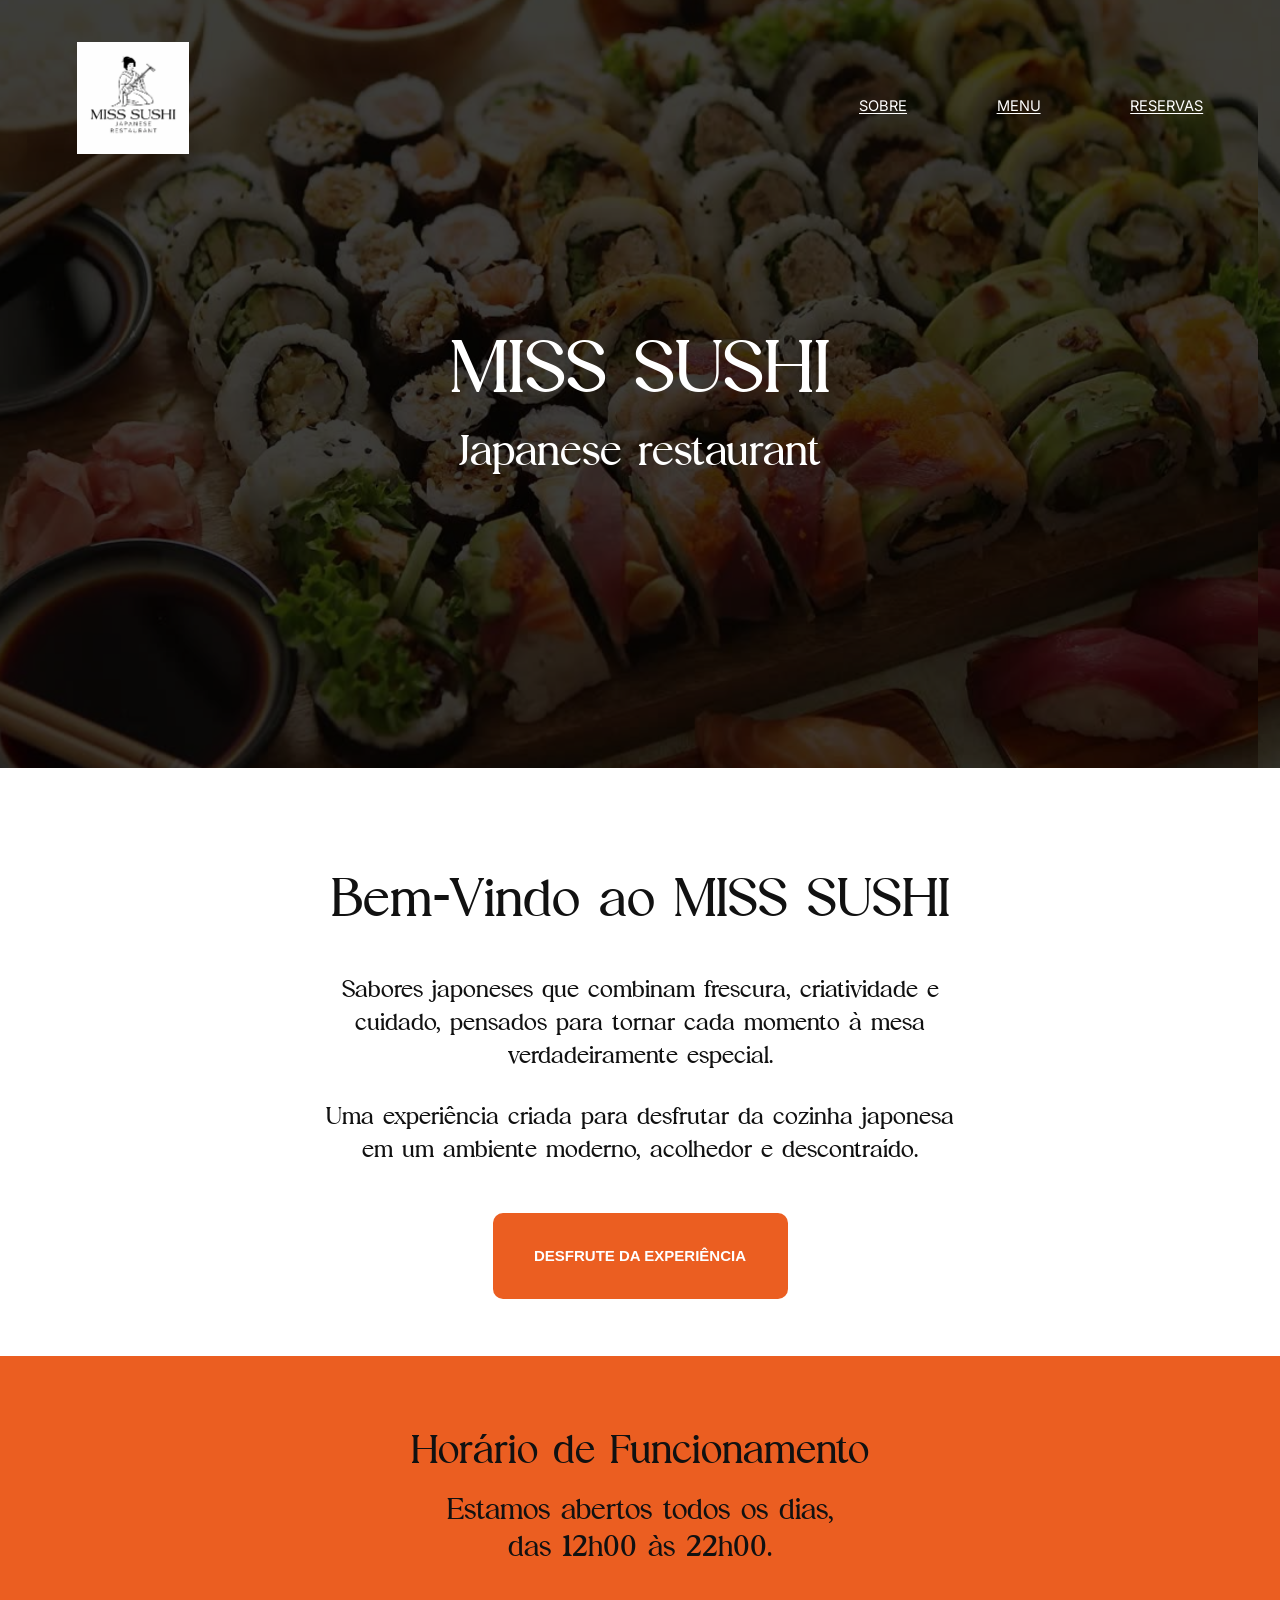
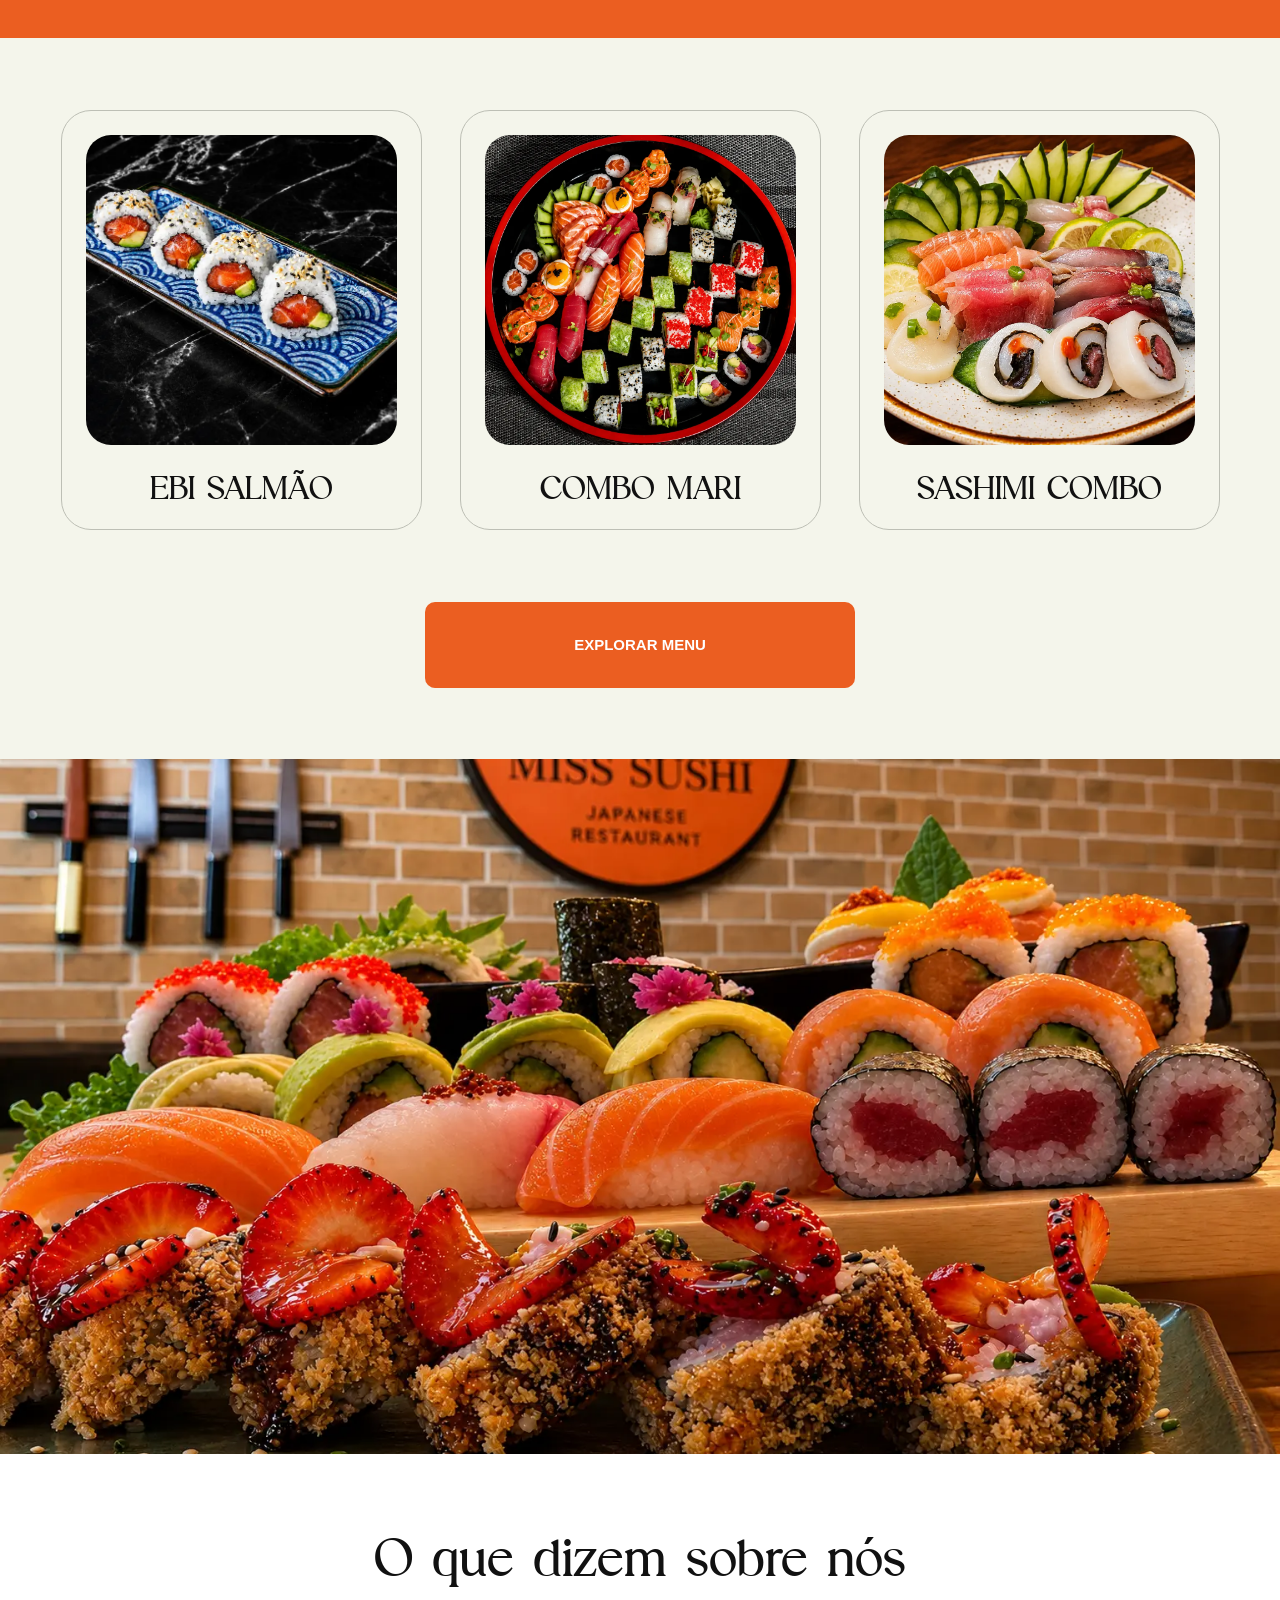
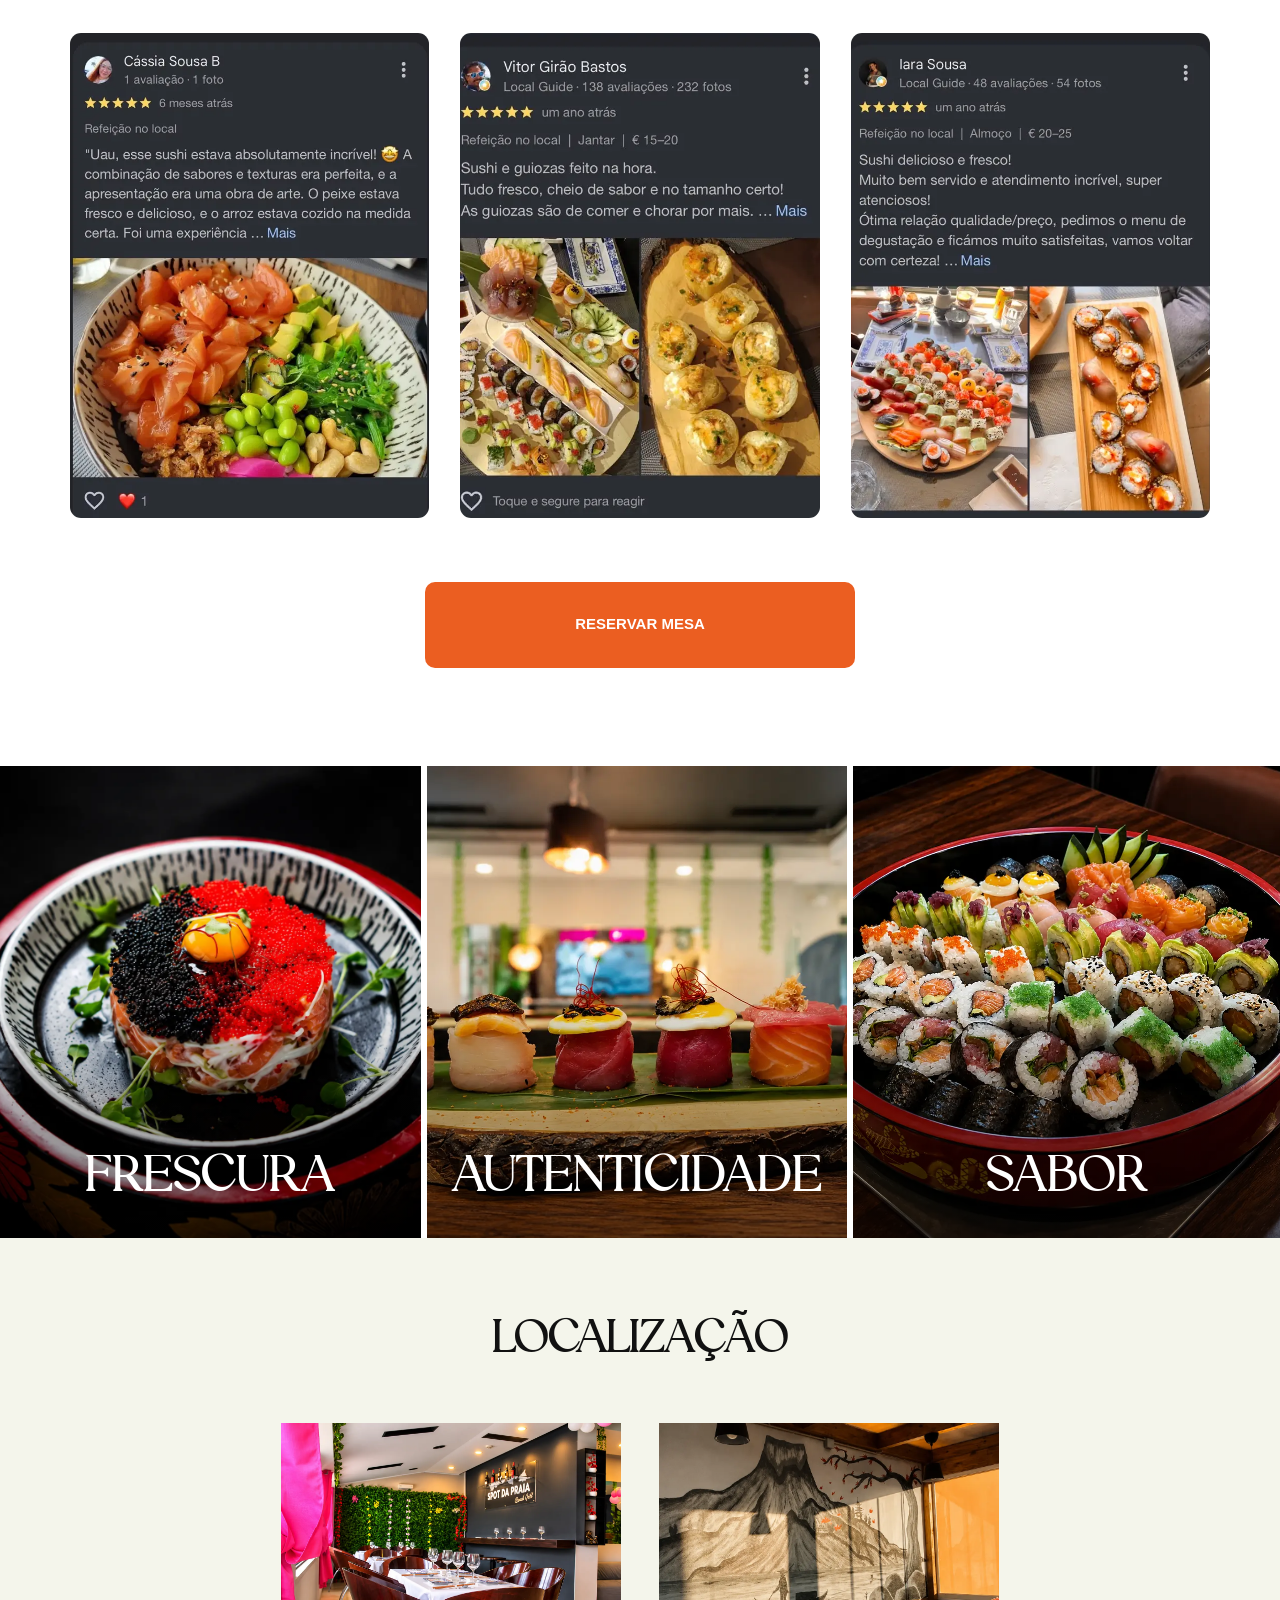
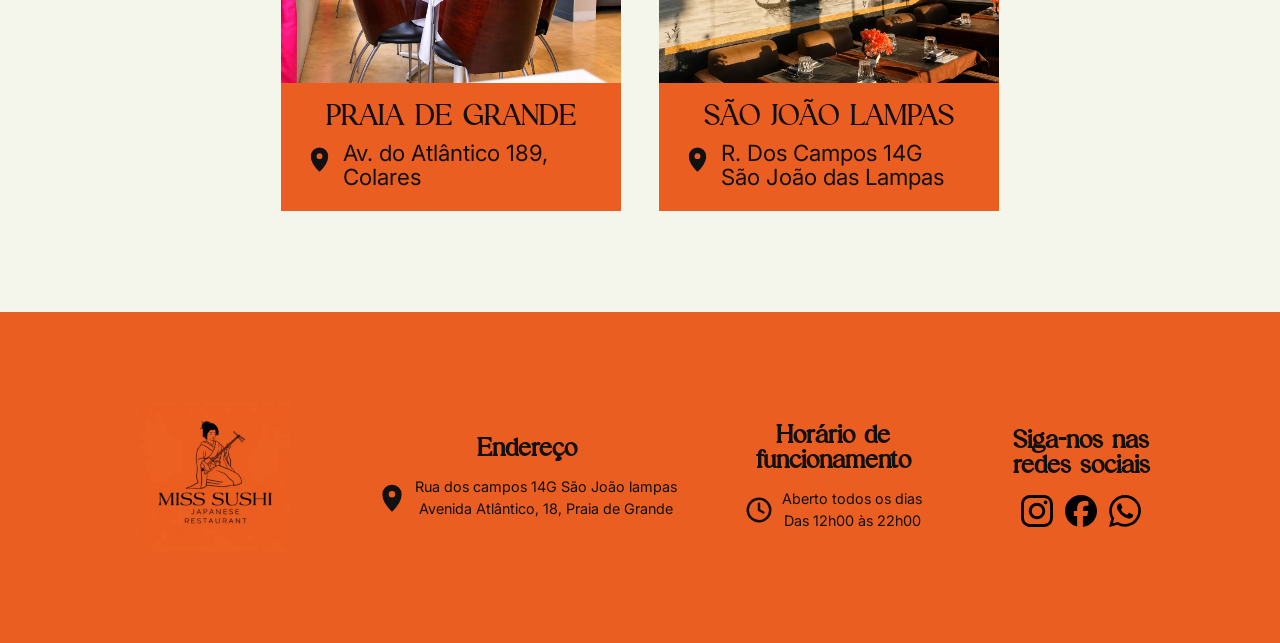
<file: index.html>
<!DOCTYPE html><html lang="pt-PT"><head><meta charSet="utf-8"/><meta name="viewport" content="width=device-width, initial-scale=1"/><link rel="preload" as="image" href="./assets/logo-white.webp" fetchpriority="high"/><link rel="preload" as="image" href="./assets/instagram.svg"/><link rel="preload" as="image" href="./assets/facebook.svg"/><link rel="preload" as="image" href="./assets/whatsapp.svg"/><link rel="stylesheet" href="./styles.css"><title>Miss Sushi Japanese</title><meta name="description" content="Miss Sushi Japanese Restaurant — menu, horários e localizações."/><link rel="shortcut icon" href="./assets/logo.png"/><link rel="icon" href="./assets/logo.png"/>
</head><body><main><section class="hero hero-home"><header class="site-header" data-reveal="hero"><a href="./" aria-label="Miss Sushi — início"><img class="header-logo" src="./assets/logo-white.webp" alt="Miss Sushi Japanese Restaurant" decoding="async" fetchpriority="high"/></a><button class="menu-toggle" type="button" aria-expanded="false" aria-controls="primary-navigation" aria-label="Abrir menu"><span></span><span></span><span></span></button><nav id="primary-navigation" class="" aria-label="Navegação principal"><a href="./#sobre">SOBRE</a><a href="./menu/">MENU</a><a href="https://forms.gle/1bYBQNmhNFHZQp8y8" target="_blank" rel="noreferrer">RESERVAS</a></nav></header><div class="hero-title home-title" data-reveal="hero"><h1>MISS SUSHI</h1><p>Japanese restaurant</p></div></section><section class="welcome" id="sobre" data-reveal="section"><h2>Bem-Vindo ao MISS SUSHI</h2><p>Sabores japoneses que combinam frescura, criatividade e cuidado, pensados para tornar cada momento à mesa verdadeiramente especial.</p><p>Uma experiência criada para desfrutar da cozinha japonesa em um ambiente moderno, acolhedor e descontraído.</p><a class="button" href="https://forms.gle/1bYBQNmhNFHZQp8y8" target="_blank" rel="noreferrer">DESFRUTE DA EXPERIÊNCIA</a></section><section class="hours-band" data-reveal="section"><h2>Horário de Funcionamento</h2><p>Estamos abertos todos os dias,<br/>das 12h00 às 22h00.</p></section><section class="featured" id="experiencia" data-reveal="section"><div class="featured-grid"><article class="featured-card"><img src="./assets/featured-ebi.webp" alt="EBI SALMÃO" loading="lazy" decoding="async"/><h3>EBI SALMÃO</h3></article><article class="featured-card"><img src="./assets/featured-mari.webp" alt="COMBO MARI" loading="lazy" decoding="async"/><h3>COMBO MARI</h3></article><article class="featured-card"><img src="./assets/featured-sashimi.webp" alt="SASHIMI COMBO" loading="lazy" decoding="async"/><h3>SASHIMI COMBO</h3></article></div><a href="./menu/" class="button menu-button">EXPLORAR MENU</a></section><img class="showcase" src="./assets/showcase.webp" alt="Seleção de sushi Miss Sushi" data-reveal="image" loading="lazy" decoding="async"/><section class="reviews" id="reservas" data-reveal="section"><h2>O que dizem sobre nós</h2><div class="review-grid"><img src="./assets/review-1.webp" alt="Avaliação de cliente" loading="lazy" decoding="async"/><img src="./assets/review-2.webp" alt="Avaliação de cliente" loading="lazy" decoding="async"/><img src="./assets/review-3.webp" alt="Avaliação de cliente" loading="lazy" decoding="async"/></div><a class="button reserve-button" href="https://forms.gle/1bYBQNmhNFHZQp8y8" target="_blank" rel="noreferrer">RESERVAR MESA</a></section><section class="values-grid" aria-label="Valores Miss Sushi" data-reveal="section"><article class="value-card"><img src="./assets/trio-fresh.webp" alt="" loading="lazy" decoding="async"/><span>FRESCURA</span></article><article class="value-card"><img src="./assets/trio-authentic.webp" alt="" loading="lazy" decoding="async"/><span>AUTENTICIDADE</span></article><article class="value-card"><img src="./assets/trio-flavor.webp" alt="" loading="lazy" decoding="async"/><span>SABOR</span></article></section><section class="locations" id="localizacao" data-reveal="section"><h2>LOCALIZAÇÃO</h2><div class="location-grid"><article class="location-card"><img src="./assets/location-praia.webp" alt="Interior Miss Sushi Praia de Grande" loading="lazy" decoding="async"/><div><h3>PRAIA DE GRANDE</h3><p><svg class="" viewBox="0 0 24 24" role="img" aria-label="Localização"><path d="M12 22s7-6.15 7-13A7 7 0 0 0 5 9c0 6.85 7 13 7 13Z"></path><circle class="pin-dot" cx="12" cy="9" r="2.6"></circle></svg><span>Av. do Atlântico 189,<br/>Colares</span></p></div></article><article class="location-card"><img src="./assets/location-lampas.webp" alt="Interior Miss Sushi São João Lampas" loading="lazy" decoding="async"/><div><h3>SÃO JOÃO LAMPAS</h3><p><svg class="" viewBox="0 0 24 24" role="img" aria-label="Localização"><path d="M12 22s7-6.15 7-13A7 7 0 0 0 5 9c0 6.85 7 13 7 13Z"></path><circle class="pin-dot" cx="12" cy="9" r="2.6"></circle></svg><span>R. Dos Campos 14G<br/>São João das Lampas</span></p></div></article></div></section><footer class="site-footer" data-reveal="section"><img src="./assets/logo-transparent.webp" alt="Miss Sushi Japanese Restaurant" loading="lazy" decoding="async"/><div class="footer-block footer-address"><strong>Endereço</strong><p><svg class="" viewBox="0 0 24 24" role="img" aria-label="Localização"><path d="M12 22s7-6.15 7-13A7 7 0 0 0 5 9c0 6.85 7 13 7 13Z"></path><circle class="pin-dot" cx="12" cy="9" r="2.6"></circle></svg> <span>Rua dos campos 14G São João lampas<br/>Avenida Atlântico, 18, Praia de Grande</span></p></div><div class="footer-block"><strong>Horário de<br/>funcionamento</strong><p><svg class="clock-icon" viewBox="0 0 24 24" aria-hidden="true"><circle cx="12" cy="12" r="9"></circle><path d="M12 7v5l3.5 2"></path></svg> <span>Aberto todos os dias<br/>Das 12h00 às 22h00</span></p></div><div class="footer-block social-block"><strong>Siga-nos nas<br/>redes sociais</strong><div class="social-links"><a href="https://www.instagram.com/misssushijapanese/" target="_blank" rel="noreferrer" aria-label="Instagram"><img src="./assets/instagram.svg" alt=""/></a><a href="https://www.facebook.com/p/Miss-Sushi-Japanese-100091760351437/" target="_blank" rel="noreferrer" aria-label="Facebook"><img src="./assets/facebook.svg" alt=""/></a><a href="https://wa.me/message/6M3BXEQ6LM7KG1" target="_blank" rel="noreferrer" aria-label="WhatsApp"><img src="./assets/whatsapp.svg" alt=""/></a></div></div></footer></main><script defer src="./script.js"></script></body></html>
</file>
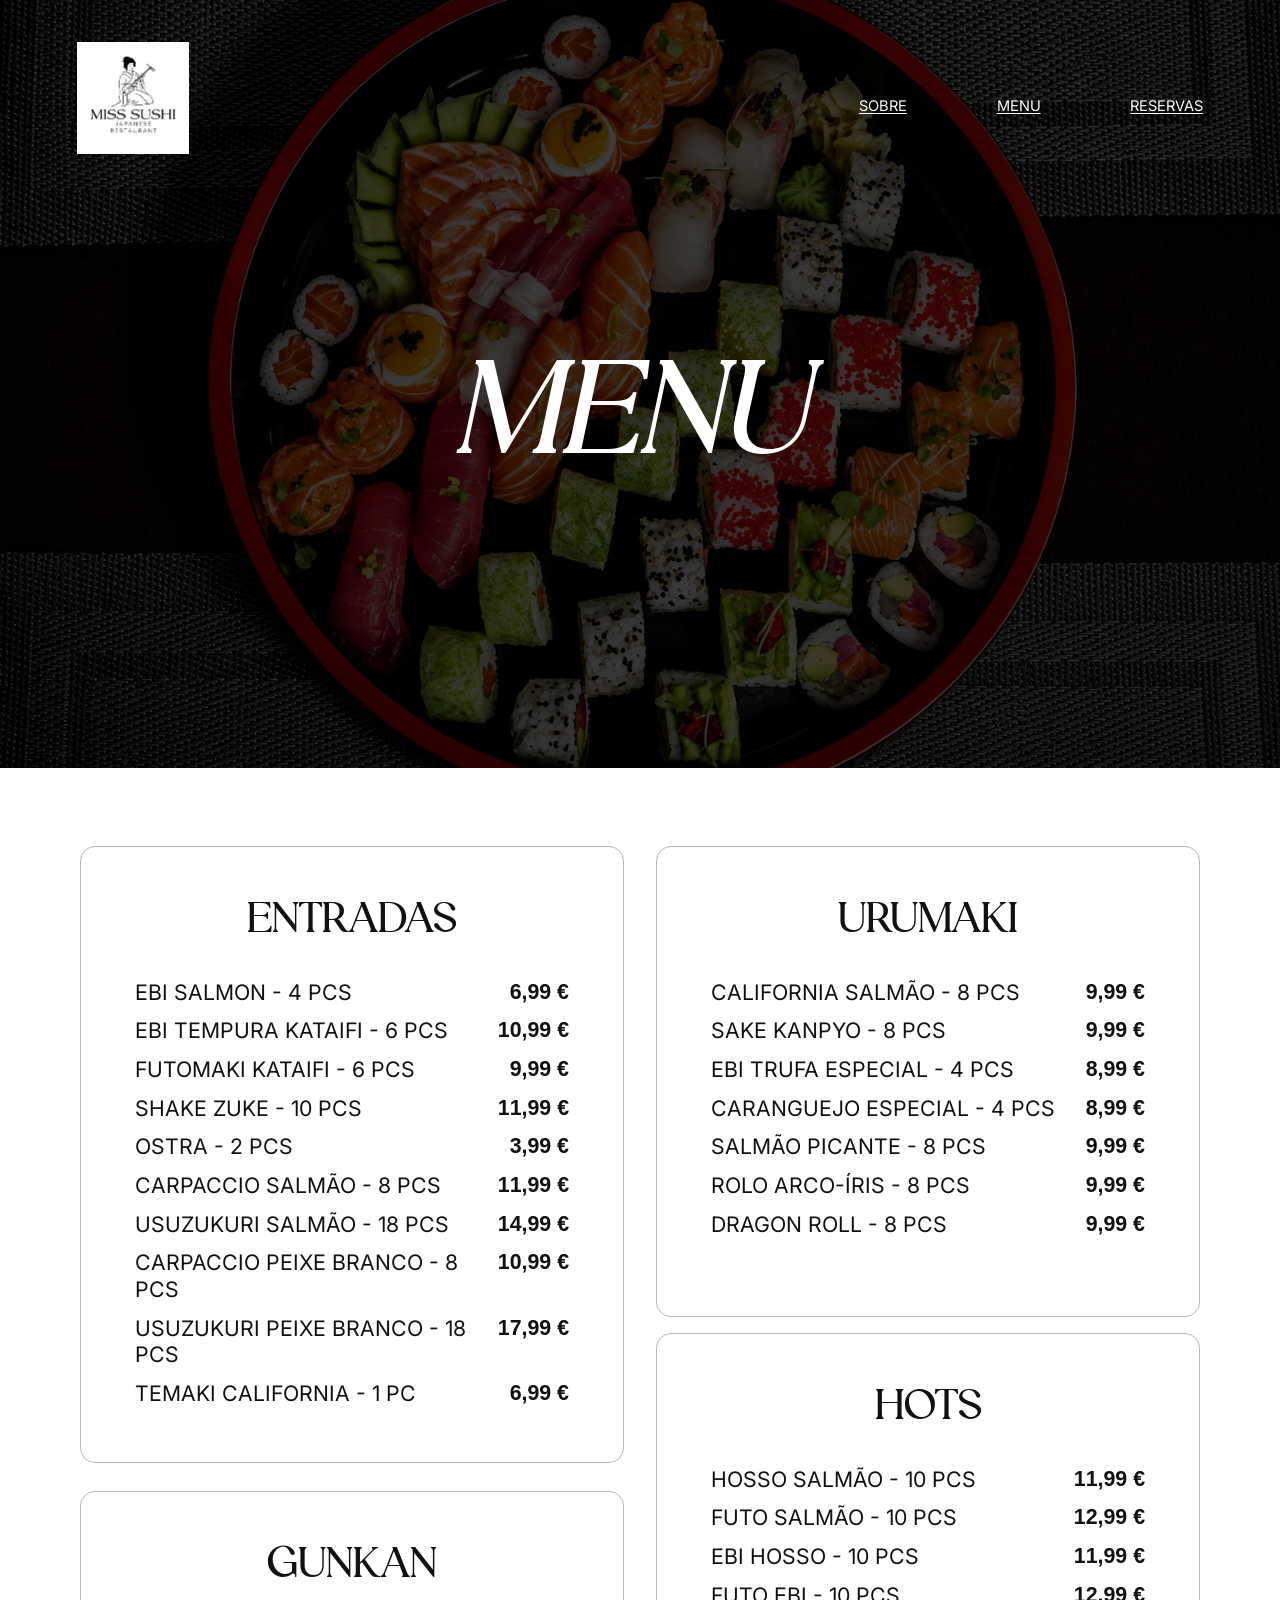
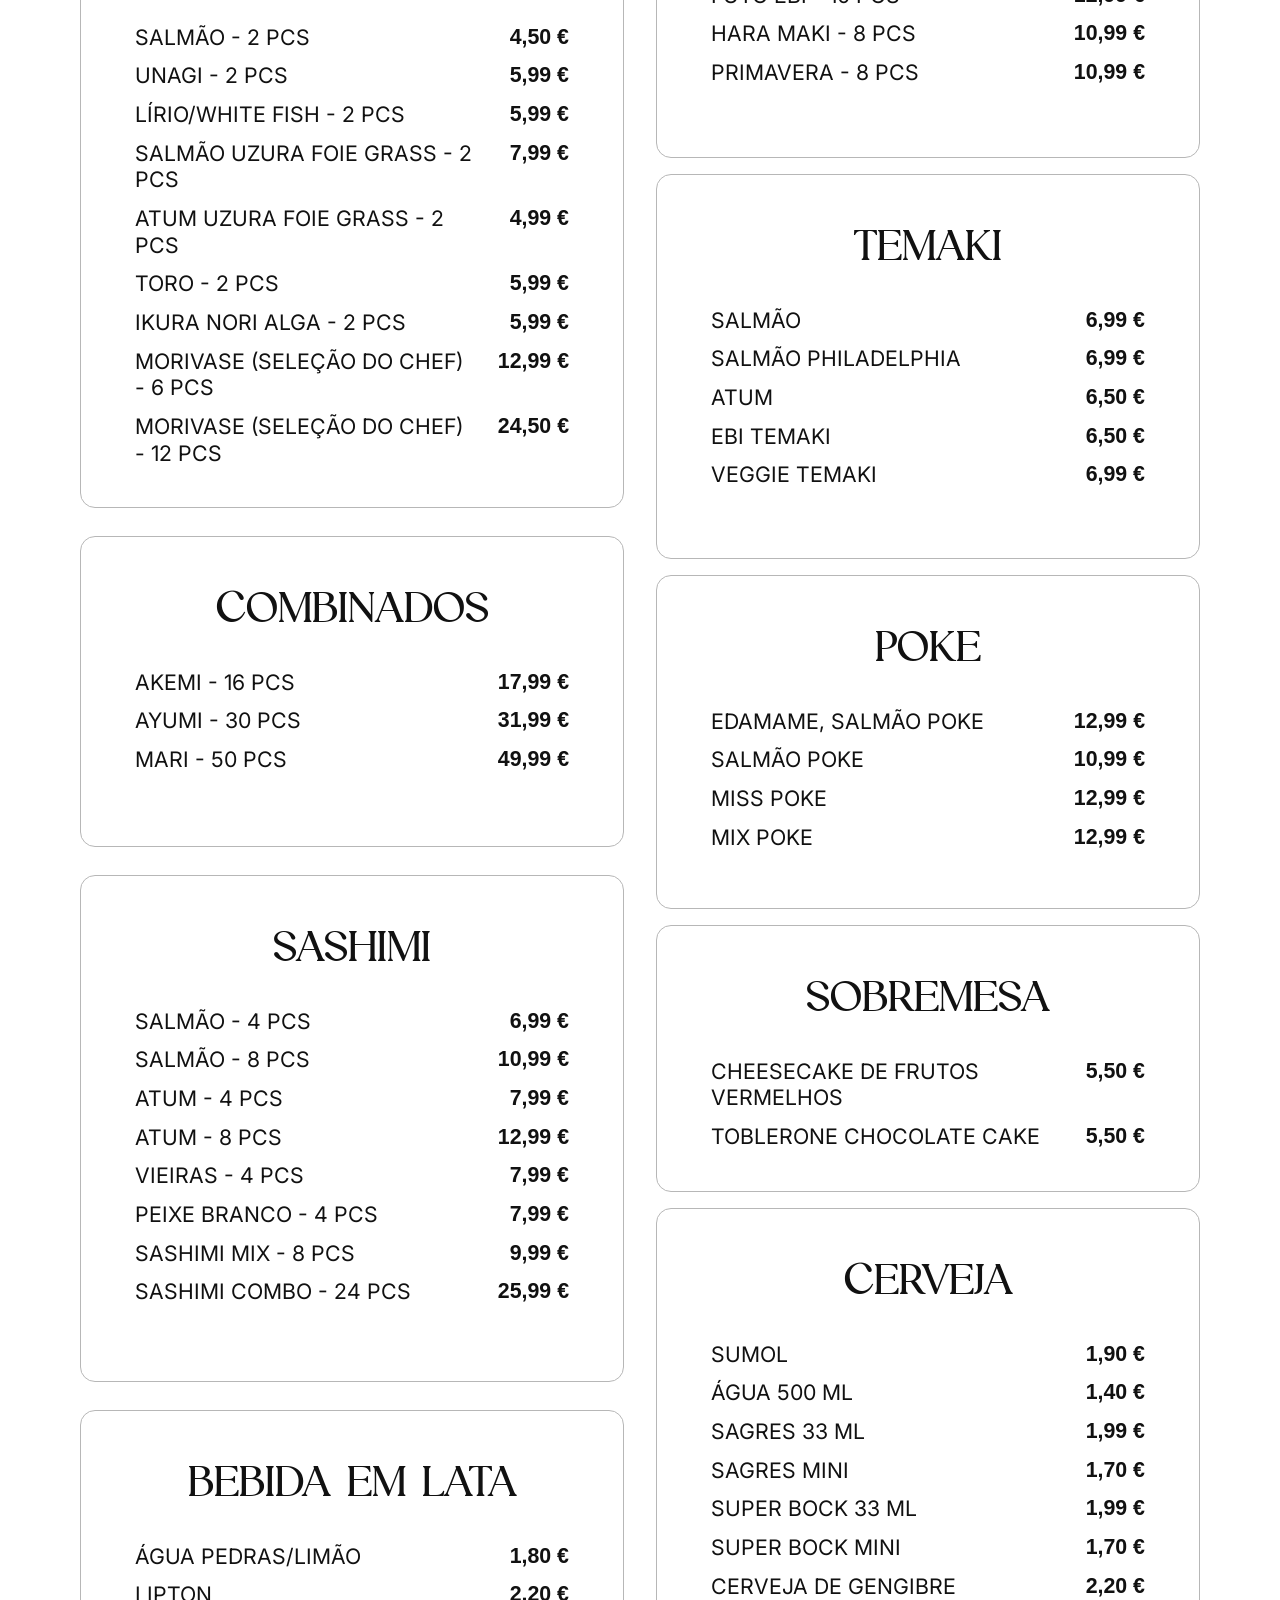
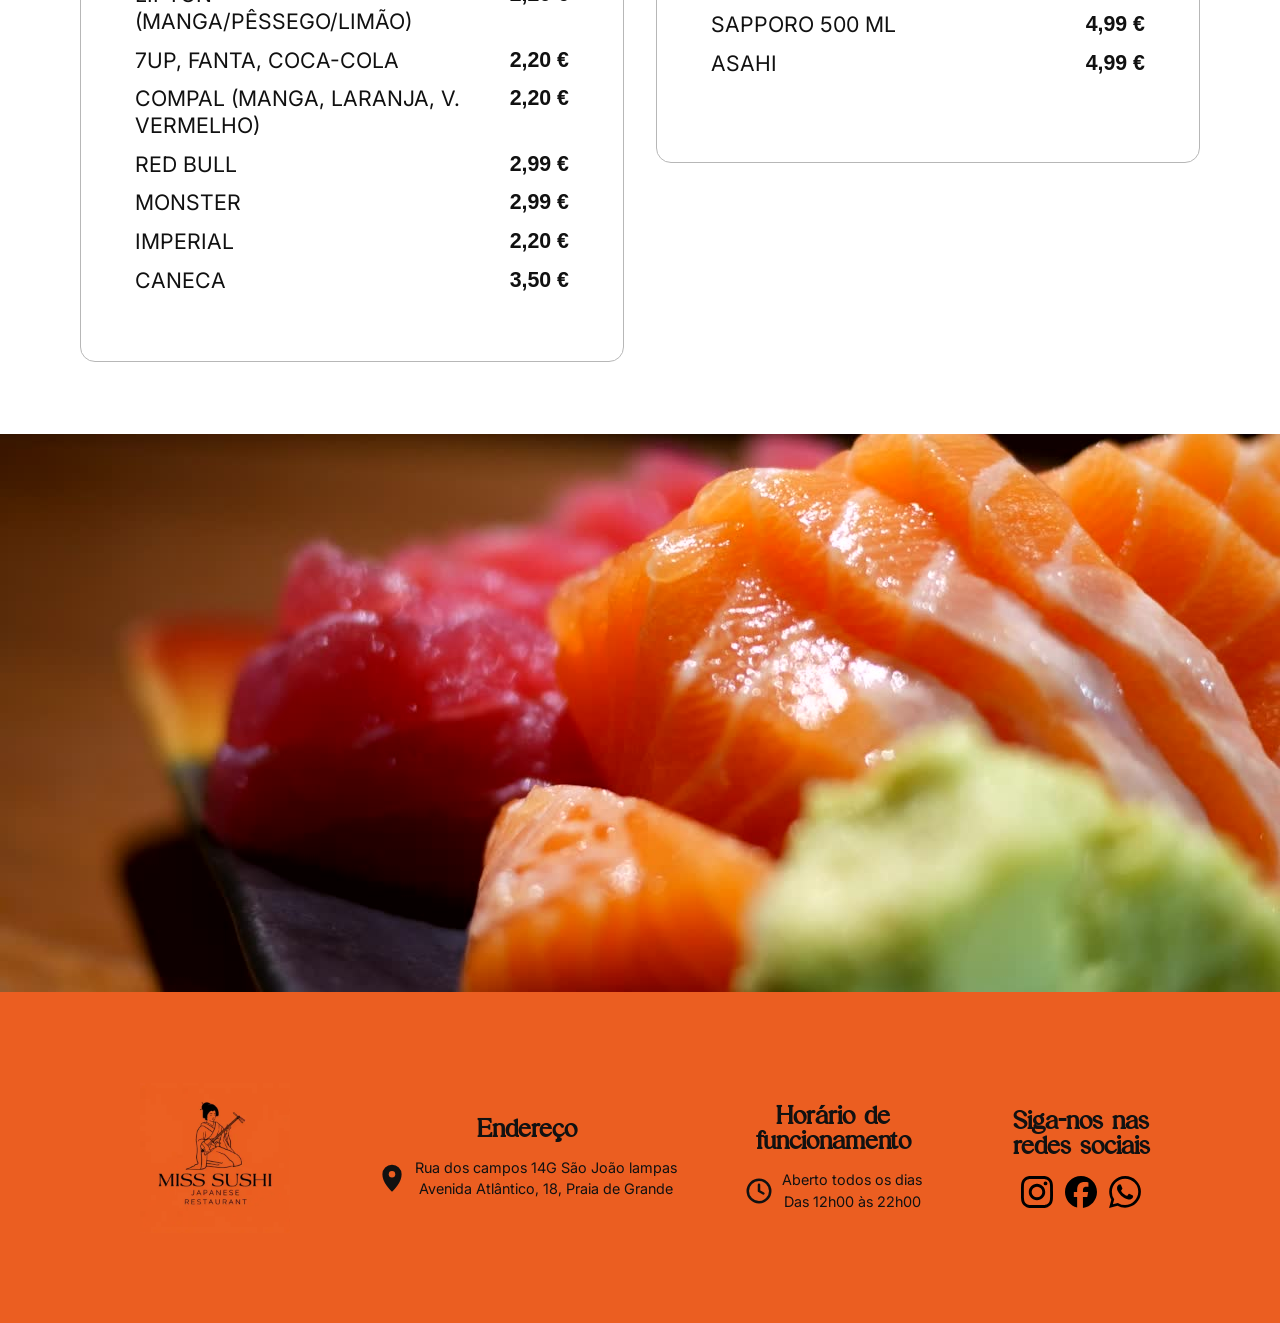
<file: menu/index.html>
<!DOCTYPE html><html lang="pt-PT"><head><meta charSet="utf-8"/><meta name="viewport" content="width=device-width, initial-scale=1"/><link rel="preload" as="image" href="../assets/logo-white.webp" fetchpriority="high"/><link rel="preload" as="image" href="../assets/instagram.svg"/><link rel="preload" as="image" href="../assets/facebook.svg"/><link rel="preload" as="image" href="../assets/whatsapp.svg"/><link rel="stylesheet" href="../styles.css"><link rel="preload" href="../assets/menu-hero.webp" as="image" media="(min-width: 761px)"/><link rel="preload" href="../assets/menu-hero-mobile.webp" as="image" media="(max-width: 760px)"/><title>Miss Sushi Japanese</title><meta name="description" content="Miss Sushi Japanese Restaurant — menu, horários e localizações."/><link rel="shortcut icon" href="../assets/logo.png"/><link rel="icon" href="../assets/logo.png"/><link rel="preload" as="image" href="../assets/menu-hero.webp" media="(min-width: 761px)"/><link rel="preload" as="image" href="../assets/menu-hero-mobile.webp" media="(max-width: 760px)"/>
</head><body><main><section class="hero hero-menu"><header class="site-header" data-reveal="hero"><a href="../" aria-label="Miss Sushi — início"><img class="header-logo" src="../assets/logo-white.webp" alt="Miss Sushi Japanese Restaurant" decoding="async" fetchpriority="high"/></a><button class="menu-toggle" type="button" aria-expanded="false" aria-controls="primary-navigation" aria-label="Abrir menu"><span></span><span></span><span></span></button><nav id="primary-navigation" class="" aria-label="Navegação principal"><a href="../#sobre">SOBRE</a><a href="./">MENU</a><a href="https://forms.gle/1bYBQNmhNFHZQp8y8" target="_blank" rel="noreferrer">RESERVAS</a></nav></header><div class="hero-title menu-title" data-reveal="hero"><h1>MENU</h1></div></section><section class="menu-section"><div class="menu-column"><article class="menu-card" data-reveal="card"><h2>ENTRADAS</h2><div class="menu-items"><div class="menu-row"><span>EBI SALMON - 4 PCS</span><strong>6,99 €</strong></div><div class="menu-row"><span>EBI TEMPURA KATAIFI - 6 PCS</span><strong>10,99 €</strong></div><div class="menu-row"><span>FUTOMAKI KATAIFI - 6 PCS</span><strong>9,99 €</strong></div><div class="menu-row"><span>SHAKE ZUKE - 10 PCS</span><strong>11,99 €</strong></div><div class="menu-row"><span>OSTRA - 2 PCS</span><strong>3,99 €</strong></div><div class="menu-row"><span>CARPACCIO SALMÃO - 8 PCS</span><strong>11,99 €</strong></div><div class="menu-row"><span>USUZUKURI SALMÃO - 18 PCS</span><strong>14,99 €</strong></div><div class="menu-row"><span>CARPACCIO PEIXE BRANCO - 8 PCS</span><strong>10,99 €</strong></div><div class="menu-row"><span>USUZUKURI PEIXE BRANCO - 18 PCS</span><strong>17,99 €</strong></div><div class="menu-row"><span>TEMAKI CALIFORNIA - 1 PC</span><strong>6,99 €</strong></div></div></article><article class="menu-card" data-reveal="card"><h2>GUNKAN</h2><div class="menu-items"><div class="menu-row"><span>SALMÃO - 2 PCS</span><strong>4,50 €</strong></div><div class="menu-row"><span>UNAGI - 2 PCS</span><strong>5,99 €</strong></div><div class="menu-row"><span>LÍRIO/WHITE FISH - 2 PCS</span><strong>5,99 €</strong></div><div class="menu-row"><span>SALMÃO UZURA FOIE GRASS - 2 PCS</span><strong>7,99 €</strong></div><div class="menu-row"><span>ATUM UZURA FOIE GRASS - 2 PCS</span><strong>4,99 €</strong></div><div class="menu-row"><span>TORO - 2 PCS</span><strong>5,99 €</strong></div><div class="menu-row"><span>IKURA NORI ALGA - 2 PCS</span><strong>5,99 €</strong></div><div class="menu-row"><span>MORIVASE (SELEÇÃO DO CHEF) - 6 PCS</span><strong>12,99 €</strong></div><div class="menu-row"><span>MORIVASE (SELEÇÃO DO CHEF) - 12 PCS</span><strong>24,50 €</strong></div></div></article><article class="menu-card" data-reveal="card"><h2>COMBINADOS</h2><div class="menu-items"><div class="menu-row"><span>AKEMI - 16 PCS</span><strong>17,99 €</strong></div><div class="menu-row"><span>AYUMI - 30 PCS</span><strong>31,99 €</strong></div><div class="menu-row"><span>MARI - 50 PCS</span><strong>49,99 €</strong></div></div></article><article class="menu-card" data-reveal="card"><h2>SASHIMI</h2><div class="menu-items"><div class="menu-row"><span>SALMÃO - 4 PCS</span><strong>6,99 €</strong></div><div class="menu-row"><span>SALMÃO - 8 PCS</span><strong>10,99 €</strong></div><div class="menu-row"><span>ATUM - 4 PCS</span><strong>7,99 €</strong></div><div class="menu-row"><span>ATUM - 8 PCS</span><strong>12,99 €</strong></div><div class="menu-row"><span>VIEIRAS - 4 PCS</span><strong>7,99 €</strong></div><div class="menu-row"><span>PEIXE BRANCO - 4 PCS</span><strong>7,99 €</strong></div><div class="menu-row"><span>SASHIMI MIX - 8 PCS</span><strong>9,99 €</strong></div><div class="menu-row"><span>SASHIMI COMBO - 24 PCS</span><strong>25,99 €</strong></div></div></article><article class="menu-card" data-reveal="card"><h2>BEBIDA EM LATA</h2><div class="menu-items"><div class="menu-row"><span>ÁGUA PEDRAS/LIMÃO</span><strong>1,80 €</strong></div><div class="menu-row"><span>LIPTON (MANGA/PÊSSEGO/LIMÃO)</span><strong>2,20 €</strong></div><div class="menu-row"><span>7UP, FANTA, COCA-COLA</span><strong>2,20 €</strong></div><div class="menu-row"><span>COMPAL (MANGA, LARANJA, V. VERMELHO)</span><strong>2,20 €</strong></div><div class="menu-row"><span>RED BULL</span><strong>2,99 €</strong></div><div class="menu-row"><span>MONSTER</span><strong>2,99 €</strong></div><div class="menu-row"><span>IMPERIAL</span><strong>2,20 €</strong></div><div class="menu-row"><span>CANECA</span><strong>3,50 €</strong></div></div></article></div><div class="menu-column"><article class="menu-card" data-reveal="card"><h2>URUMAKI</h2><div class="menu-items"><div class="menu-row"><span>CALIFORNIA SALMÃO - 8 PCS</span><strong>9,99 €</strong></div><div class="menu-row"><span>SAKE KANPYO - 8 PCS</span><strong>9,99 €</strong></div><div class="menu-row"><span>EBI TRUFA ESPECIAL - 4 PCS</span><strong>8,99 €</strong></div><div class="menu-row"><span>CARANGUEJO ESPECIAL - 4 PCS</span><strong>8,99 €</strong></div><div class="menu-row"><span>SALMÃO PICANTE - 8 PCS</span><strong>9,99 €</strong></div><div class="menu-row"><span>ROLO ARCO-ÍRIS - 8 PCS</span><strong>9,99 €</strong></div><div class="menu-row"><span>DRAGON ROLL - 8 PCS</span><strong>9,99 €</strong></div></div></article><article class="menu-card" data-reveal="card"><h2>HOTS</h2><div class="menu-items"><div class="menu-row"><span>HOSSO SALMÃO - 10 PCS</span><strong>11,99 €</strong></div><div class="menu-row"><span>FUTO SALMÃO - 10 PCS</span><strong>12,99 €</strong></div><div class="menu-row"><span>EBI HOSSO - 10 PCS</span><strong>11,99 €</strong></div><div class="menu-row"><span>FUTO EBI - 10 PCS</span><strong>12,99 €</strong></div><div class="menu-row"><span>HARA MAKI - 8 PCS</span><strong>10,99 €</strong></div><div class="menu-row"><span>PRIMAVERA - 8 PCS</span><strong>10,99 €</strong></div></div></article><article class="menu-card" data-reveal="card"><h2>TEMAKI</h2><div class="menu-items"><div class="menu-row"><span>SALMÃO</span><strong>6,99 €</strong></div><div class="menu-row"><span>SALMÃO PHILADELPHIA</span><strong>6,99 €</strong></div><div class="menu-row"><span>ATUM</span><strong>6,50 €</strong></div><div class="menu-row"><span>EBI TEMAKI</span><strong>6,50 €</strong></div><div class="menu-row"><span>VEGGIE TEMAKI</span><strong>6,99 €</strong></div></div></article><article class="menu-card" data-reveal="card"><h2>POKE</h2><div class="menu-items"><div class="menu-row"><span>EDAMAME, SALMÃO POKE</span><strong>12,99 €</strong></div><div class="menu-row"><span>SALMÃO POKE</span><strong>10,99 €</strong></div><div class="menu-row"><span>MISS POKE</span><strong>12,99 €</strong></div><div class="menu-row"><span>MIX POKE</span><strong>12,99 €</strong></div></div></article><article class="menu-card" data-reveal="card"><h2>SOBREMESA</h2><div class="menu-items"><div class="menu-row"><span>CHEESECAKE DE FRUTOS VERMELHOS</span><strong>5,50 €</strong></div><div class="menu-row"><span>TOBLERONE CHOCOLATE CAKE</span><strong>5,50 €</strong></div></div></article><article class="menu-card" data-reveal="card"><h2>CERVEJA</h2><div class="menu-items"><div class="menu-row"><span>SUMOL</span><strong>1,90 €</strong></div><div class="menu-row"><span>ÁGUA 500 ML</span><strong>1,40 €</strong></div><div class="menu-row"><span>SAGRES 33 ML</span><strong>1,99 €</strong></div><div class="menu-row"><span>SAGRES MINI</span><strong>1,70 €</strong></div><div class="menu-row"><span>SUPER BOCK 33 ML</span><strong>1,99 €</strong></div><div class="menu-row"><span>SUPER BOCK MINI</span><strong>1,70 €</strong></div><div class="menu-row"><span>CERVEJA DE GENGIBRE</span><strong>2,20 €</strong></div><div class="menu-row"><span>SAPPORO 500 ML</span><strong>4,99 €</strong></div><div class="menu-row"><span>ASAHI</span><strong>4,99 €</strong></div></div></article></div></section><video class="menu-bottom" muted="" loop="" playsInline="" preload="none" poster="/assets/menu-bottom.jpg" data-reveal="image" aria-label="Sashimi"></video><footer class="site-footer" data-reveal="section"><img src="../assets/logo-transparent.webp" alt="Miss Sushi Japanese Restaurant" loading="lazy" decoding="async"/><div class="footer-block footer-address"><strong>Endereço</strong><p><svg class="" viewBox="0 0 24 24" role="img" aria-label="Localização"><path d="M12 22s7-6.15 7-13A7 7 0 0 0 5 9c0 6.85 7 13 7 13Z"></path><circle class="pin-dot" cx="12" cy="9" r="2.6"></circle></svg> <span>Rua dos campos 14G São João lampas<br/>Avenida Atlântico, 18, Praia de Grande</span></p></div><div class="footer-block"><strong>Horário de<br/>funcionamento</strong><p><svg class="clock-icon" viewBox="0 0 24 24" aria-hidden="true"><circle cx="12" cy="12" r="9"></circle><path d="M12 7v5l3.5 2"></path></svg> <span>Aberto todos os dias<br/>Das 12h00 às 22h00</span></p></div><div class="footer-block social-block"><strong>Siga-nos nas<br/>redes sociais</strong><div class="social-links"><a href="https://www.instagram.com/misssushijapanese/" target="_blank" rel="noreferrer" aria-label="Instagram"><img src="../assets/instagram.svg" alt=""/></a><a href="https://www.facebook.com/p/Miss-Sushi-Japanese-100091760351437/" target="_blank" rel="noreferrer" aria-label="Facebook"><img src="../assets/facebook.svg" alt=""/></a><a href="https://wa.me/message/6M3BXEQ6LM7KG1" target="_blank" rel="noreferrer" aria-label="WhatsApp"><img src="../assets/whatsapp.svg" alt=""/></a></div></div></footer></main><script defer src="../script.js"></script></body></html>
</file>
